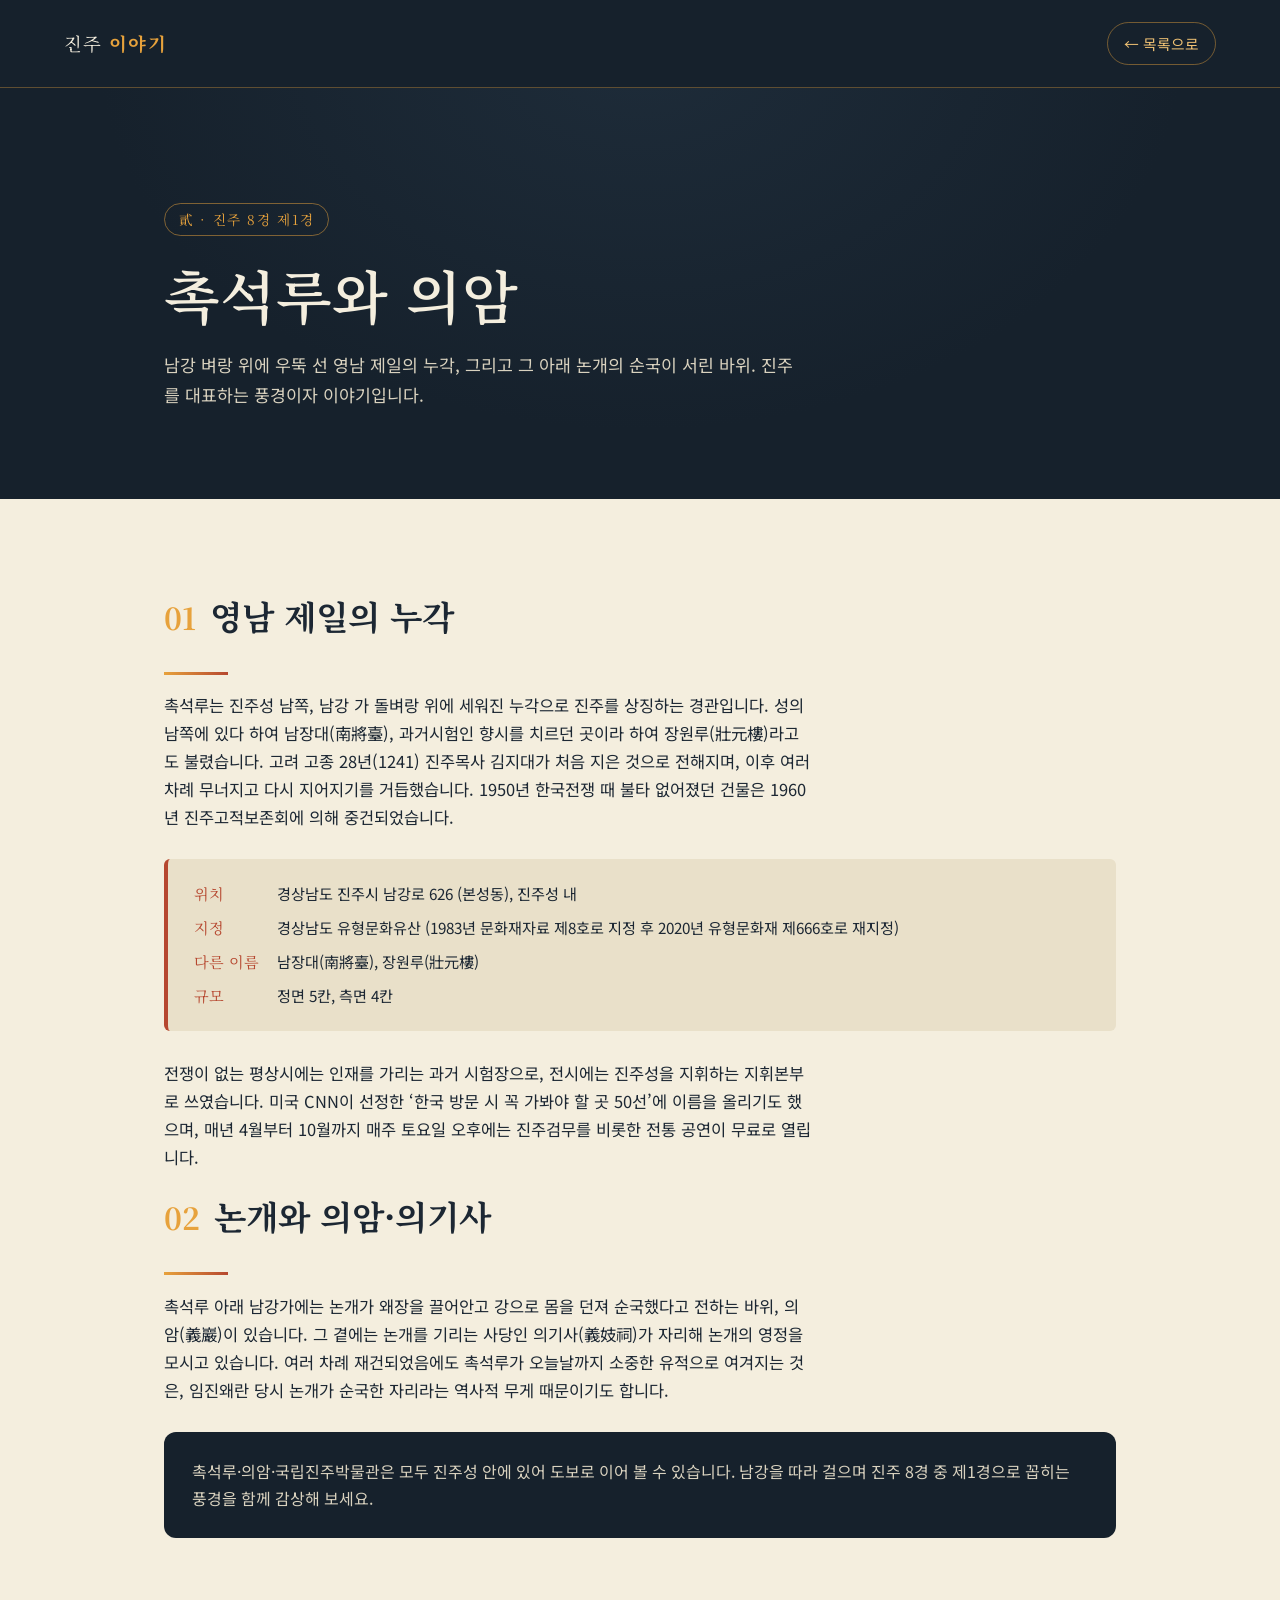
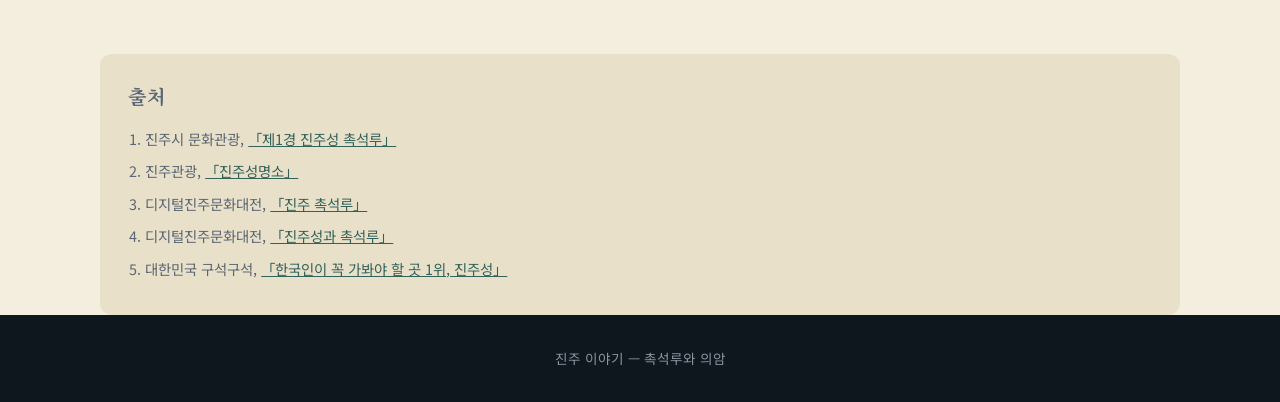
<file: jinju/chokseongnu/index.html>
<!DOCTYPE html>
<html lang="ko">
<head>
<meta charset="UTF-8">
<meta name="viewport" content="width=device-width, initial-scale=1.0">
<title>촉석루와 의암 — 진주 이야기</title>
<link rel="preconnect" href="https://fonts.googleapis.com">
<link href="https://fonts.googleapis.com/css2?family=Noto+Serif+KR:wght@500;600;700&family=Noto+Sans+KR:wght@400;500;700&display=swap" rel="stylesheet">
<link rel="stylesheet" href="../assets/style.css">
</head>
<body>

<nav class="site-nav">
  <a class="brand" href="../index.html">진주 <b>이야기</b></a>
  <a class="back" href="../index.html">← 목록으로</a>
</nav>

<header class="hero">
  <div class="hero-inner">
    <span class="eyebrow">貳 · 진주 8경 제1경</span>
    <h1 class="display">촉석루와 의암</h1>
    <p class="lead">남강 벼랑 위에 우뚝 선 영남 제일의 누각, 그리고 그 아래 논개의 순국이 서린 바위. 진주를 대표하는 풍경이자 이야기입니다.</p>
  </div>
</header>

<section>
  <h2 class="section-title"><span class="num">01</span> 영남 제일의 누각</h2>
  <hr class="divider">
  <p class="body-text">촉석루는 진주성 남쪽, 남강 가 돌벼랑 위에 세워진 누각으로 진주를 상징하는 경관입니다. 성의 남쪽에 있다 하여 남장대(南將臺), 과거시험인 향시를 치르던 곳이라 하여 장원루(壯元樓)라고도 불렸습니다. 고려 고종 28년(1241) 진주목사 김지대가 처음 지은 것으로 전해지며, 이후 여러 차례 무너지고 다시 지어지기를 거듭했습니다. 1950년 한국전쟁 때 불타 없어졌던 건물은 1960년 진주고적보존회에 의해 중건되었습니다.</p>

  <div class="info-box">
    <dl>
      <dt>위치</dt><dd>경상남도 진주시 남강로 626 (본성동), 진주성 내</dd>
      <dt>지정</dt><dd>경상남도 유형문화유산 (1983년 문화재자료 제8호로 지정 후 2020년 유형문화재 제666호로 재지정)</dd>
      <dt>다른 이름</dt><dd>남장대(南將臺), 장원루(壯元樓)</dd>
      <dt>규모</dt><dd>정면 5칸, 측면 4칸</dd>
    </dl>
  </div>

  <p class="body-text">전쟁이 없는 평상시에는 인재를 가리는 과거 시험장으로, 전시에는 진주성을 지휘하는 지휘본부로 쓰였습니다. 미국 CNN이 선정한 &lsquo;한국 방문 시 꼭 가봐야 할 곳 50선&rsquo;에 이름을 올리기도 했으며, 매년 4월부터 10월까지 매주 토요일 오후에는 진주검무를 비롯한 전통 공연이 무료로 열립니다.</p>

  <h2 class="section-title"><span class="num">02</span> 논개와 의암·의기사</h2>
  <hr class="divider">
  <p class="body-text">촉석루 아래 남강가에는 논개가 왜장을 끌어안고 강으로 몸을 던져 순국했다고 전하는 바위, 의암(義巖)이 있습니다. 그 곁에는 논개를 기리는 사당인 의기사(義妓祠)가 자리해 논개의 영정을 모시고 있습니다. 여러 차례 재건되었음에도 촉석루가 오늘날까지 소중한 유적으로 여겨지는 것은, 임진왜란 당시 논개가 순국한 자리라는 역사적 무게 때문이기도 합니다.</p>

  <div class="callout">
    <p>촉석루·의암·국립진주박물관은 모두 진주성 안에 있어 도보로 이어 볼 수 있습니다. 남강을 따라 걸으며 진주 8경 중 제1경으로 꼽히는 풍경을 함께 감상해 보세요.</p>
  </div>
</section>

<section class="sources">
  <h2 class="section-title">출처</h2>
  <ol>
    <li>진주시 문화관광, <a href="https://www.jinju.go.kr/02232/02818/02237.web?amode=view&idx=504" target="_blank" rel="noopener">「제1경 진주성 촉석루」</a></li>
    <li>진주관광, <a href="https://www.jinju.go.kr/02232/02818/02237.web?amode=view&idx=504" target="_blank" rel="noopener">「진주성명소」</a></li>
    <li>디지털진주문화대전, <a href="https://jinju.grandculture.net/jinju/toc/GC00402337" target="_blank" rel="noopener">「진주 촉석루」</a></li>
    <li>디지털진주문화대전, <a href="https://jinju.grandculture.net/jinju/toc/GC00403210" target="_blank" rel="noopener">「진주성과 촉석루」</a></li>
    <li>대한민국 구석구석, <a href="https://korean.visitkorea.or.kr/detail/rem_detail.do?cotid=15aab52d-107e-4a7e-a38b-30fc4e5227a2" target="_blank" rel="noopener">「한국인이 꼭 가봐야 할 곳 1위, 진주성」</a></li>
  </ol>
</section>

<footer>진주 이야기 — 촉석루와 의암</footer>

</body>
</html>
</file>
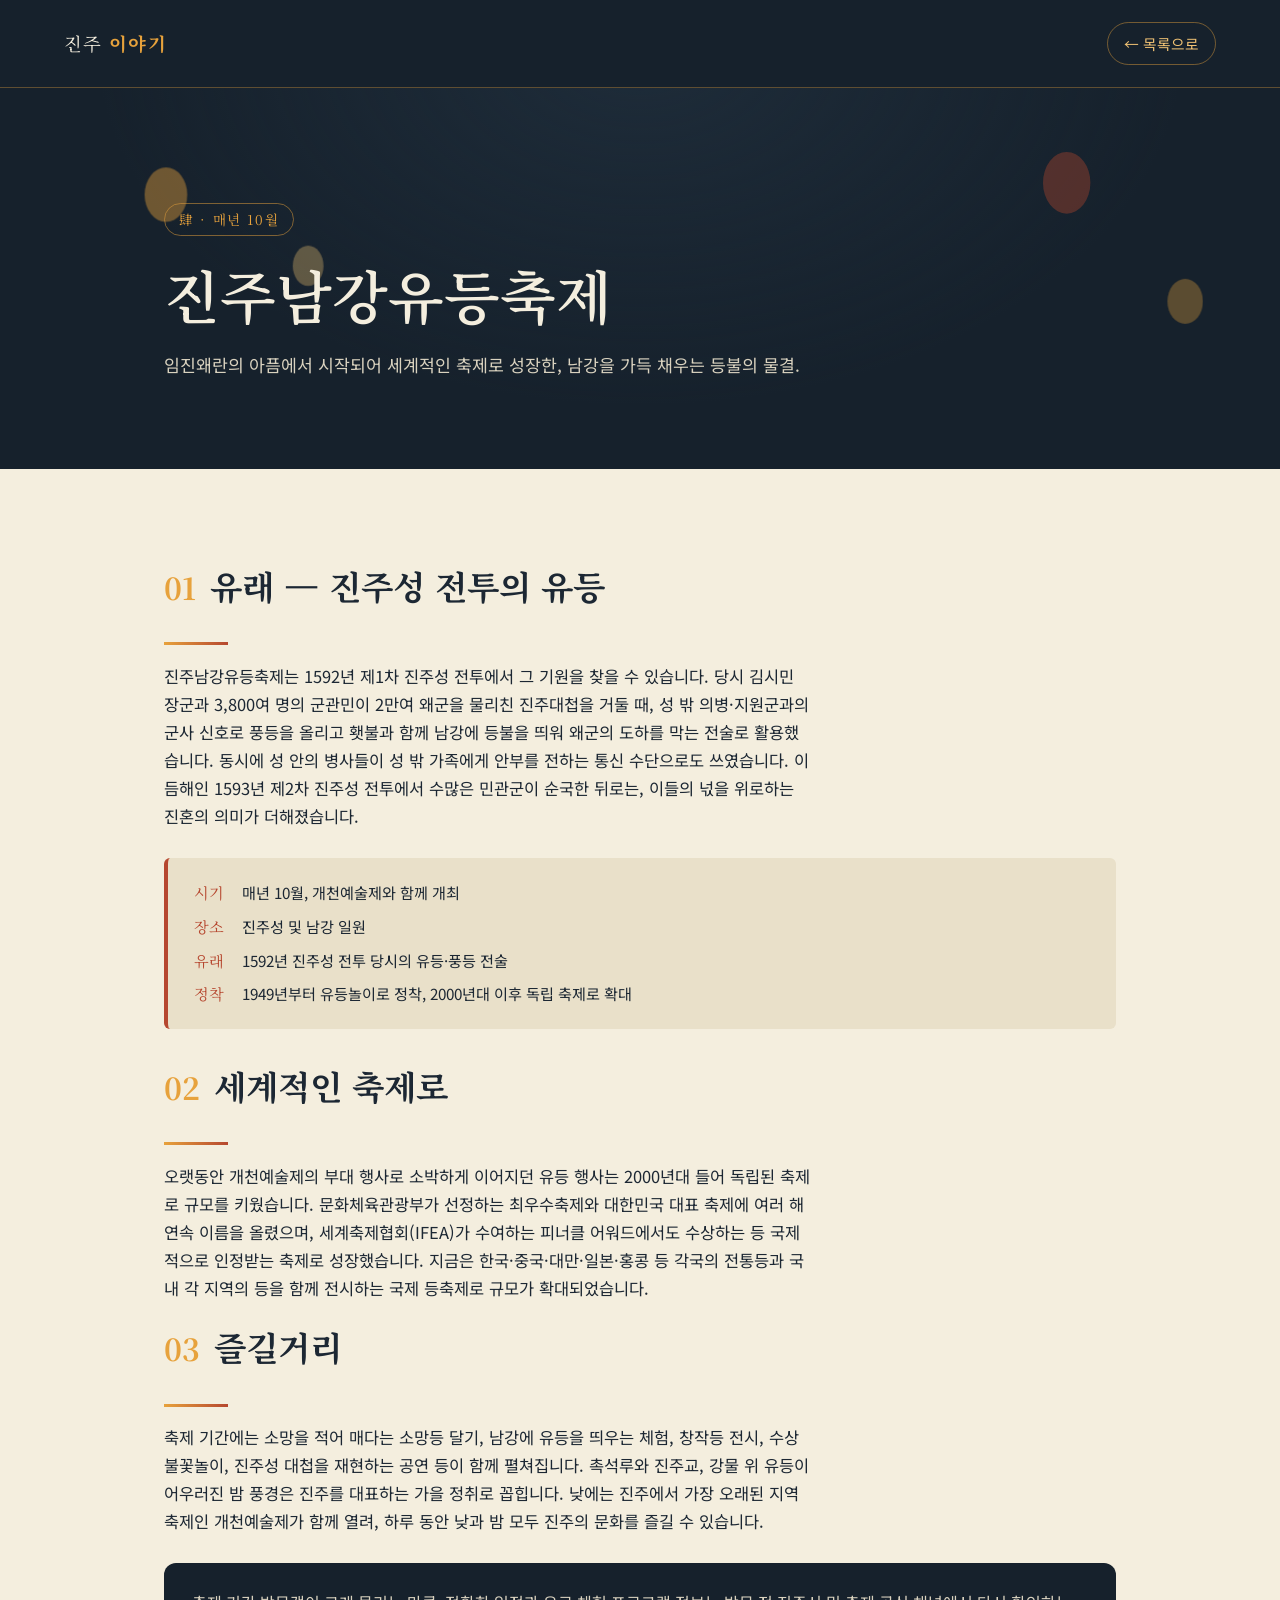
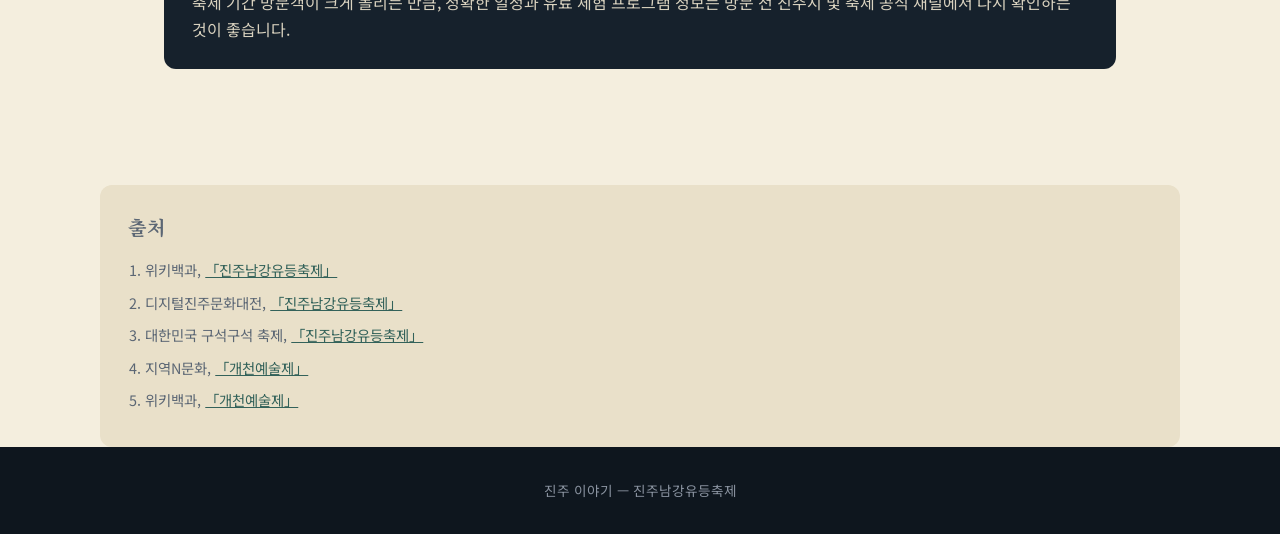
<file: jinju/festival/index.html>
<!DOCTYPE html>
<html lang="ko">
<head>
<meta charset="UTF-8">
<meta name="viewport" content="width=device-width, initial-scale=1.0">
<title>진주남강유등축제 — 진주 이야기</title>
<link rel="preconnect" href="https://fonts.googleapis.com">
<link href="https://fonts.googleapis.com/css2?family=Noto+Serif+KR:wght@500;600;700&family=Noto+Sans+KR:wght@400;500;700&display=swap" rel="stylesheet">
<link rel="stylesheet" href="../assets/style.css">
</head>
<body>

<nav class="site-nav">
  <a class="brand" href="../index.html">진주 <b>이야기</b></a>
  <a class="back" href="../index.html">← 목록으로</a>
</nav>

<header class="hero">
  <svg class="lantern-field" viewBox="0 0 1080 420" preserveAspectRatio="xMidYMid slice" xmlns="http://www.w3.org/2000/svg" aria-hidden="true">
    <g opacity="0.85">
      <ellipse cx="140" cy="90" rx="18" ry="23" fill="#e7a23c" opacity="0.5"/>
      <ellipse cx="260" cy="150" rx="13" ry="17" fill="#f0c274" opacity="0.4"/>
      <ellipse cx="900" cy="80" rx="20" ry="26" fill="#b6472f" opacity="0.45"/>
      <ellipse cx="1000" cy="180" rx="15" ry="19" fill="#e7a23c" opacity="0.4"/>
    </g>
  </svg>
  <div class="hero-inner">
    <span class="eyebrow">肆 · 매년 10월</span>
    <h1 class="display">진주남강유등축제</h1>
    <p class="lead">임진왜란의 아픔에서 시작되어 세계적인 축제로 성장한, 남강을 가득 채우는 등불의 물결.</p>
  </div>
</header>

<section>
  <h2 class="section-title"><span class="num">01</span> 유래 — 진주성 전투의 유등</h2>
  <hr class="divider">
  <p class="body-text">진주남강유등축제는 1592년 제1차 진주성 전투에서 그 기원을 찾을 수 있습니다. 당시 김시민 장군과 3,800여 명의 군관민이 2만여 왜군을 물리친 진주대첩을 거둘 때, 성 밖 의병·지원군과의 군사 신호로 풍등을 올리고 횃불과 함께 남강에 등불을 띄워 왜군의 도하를 막는 전술로 활용했습니다. 동시에 성 안의 병사들이 성 밖 가족에게 안부를 전하는 통신 수단으로도 쓰였습니다. 이듬해인 1593년 제2차 진주성 전투에서 수많은 민관군이 순국한 뒤로는, 이들의 넋을 위로하는 진혼의 의미가 더해졌습니다.</p>

  <div class="info-box">
    <dl>
      <dt>시기</dt><dd>매년 10월, 개천예술제와 함께 개최</dd>
      <dt>장소</dt><dd>진주성 및 남강 일원</dd>
      <dt>유래</dt><dd>1592년 진주성 전투 당시의 유등·풍등 전술</dd>
      <dt>정착</dt><dd>1949년부터 유등놀이로 정착, 2000년대 이후 독립 축제로 확대</dd>
    </dl>
  </div>

  <h2 class="section-title"><span class="num">02</span> 세계적인 축제로</h2>
  <hr class="divider">
  <p class="body-text">오랫동안 개천예술제의 부대 행사로 소박하게 이어지던 유등 행사는 2000년대 들어 독립된 축제로 규모를 키웠습니다. 문화체육관광부가 선정하는 최우수축제와 대한민국 대표 축제에 여러 해 연속 이름을 올렸으며, 세계축제협회(IFEA)가 수여하는 피너클 어워드에서도 수상하는 등 국제적으로 인정받는 축제로 성장했습니다. 지금은 한국·중국·대만·일본·홍콩 등 각국의 전통등과 국내 각 지역의 등을 함께 전시하는 국제 등축제로 규모가 확대되었습니다.</p>

  <h2 class="section-title"><span class="num">03</span> 즐길거리</h2>
  <hr class="divider">
  <p class="body-text">축제 기간에는 소망을 적어 매다는 소망등 달기, 남강에 유등을 띄우는 체험, 창작등 전시, 수상 불꽃놀이, 진주성 대첩을 재현하는 공연 등이 함께 펼쳐집니다. 촉석루와 진주교, 강물 위 유등이 어우러진 밤 풍경은 진주를 대표하는 가을 정취로 꼽힙니다. 낮에는 진주에서 가장 오래된 지역 축제인 개천예술제가 함께 열려, 하루 동안 낮과 밤 모두 진주의 문화를 즐길 수 있습니다.</p>

  <div class="callout">
    <p>축제 기간 방문객이 크게 몰리는 만큼, 정확한 일정과 유료 체험 프로그램 정보는 방문 전 진주시 및 축제 공식 채널에서 다시 확인하는 것이 좋습니다.</p>
  </div>
</section>

<section class="sources">
  <h2 class="section-title">출처</h2>
  <ol>
    <li>위키백과, <a href="https://ko.wikipedia.org/wiki/%EC%A7%84%EC%A3%BC%EB%82%A8%EA%B0%95%EC%9C%A0%EB%93%B1%EC%B6%95%EC%A0%9C" target="_blank" rel="noopener">「진주남강유등축제」</a></li>
    <li>디지털진주문화대전, <a href="https://www.grandculture.net/jinju/toc/GC00402094" target="_blank" rel="noopener">「진주남강유등축제」</a></li>
    <li>대한민국 구석구석 축제, <a href="https://korean.visitkorea.or.kr/kfes/detail/fstvlDetail.do?fstvlCntntsId=aebdd924-73cd-4187-be5e-ba29ccf19c49" target="_blank" rel="noopener">「진주남강유등축제」</a></li>
    <li>지역N문화, <a href="https://ncms.nculture.org/local-festival/story/93" target="_blank" rel="noopener">「개천예술제」</a></li>
    <li>위키백과, <a href="https://ko.wikipedia.org/wiki/%EA%B0%9C%EC%B2%9C%EC%98%88%EC%88%A0%EC%A0%9C" target="_blank" rel="noopener">「개천예술제」</a></li>
  </ol>
</section>

<footer>진주 이야기 — 진주남강유등축제</footer>

</body>
</html>
</file>
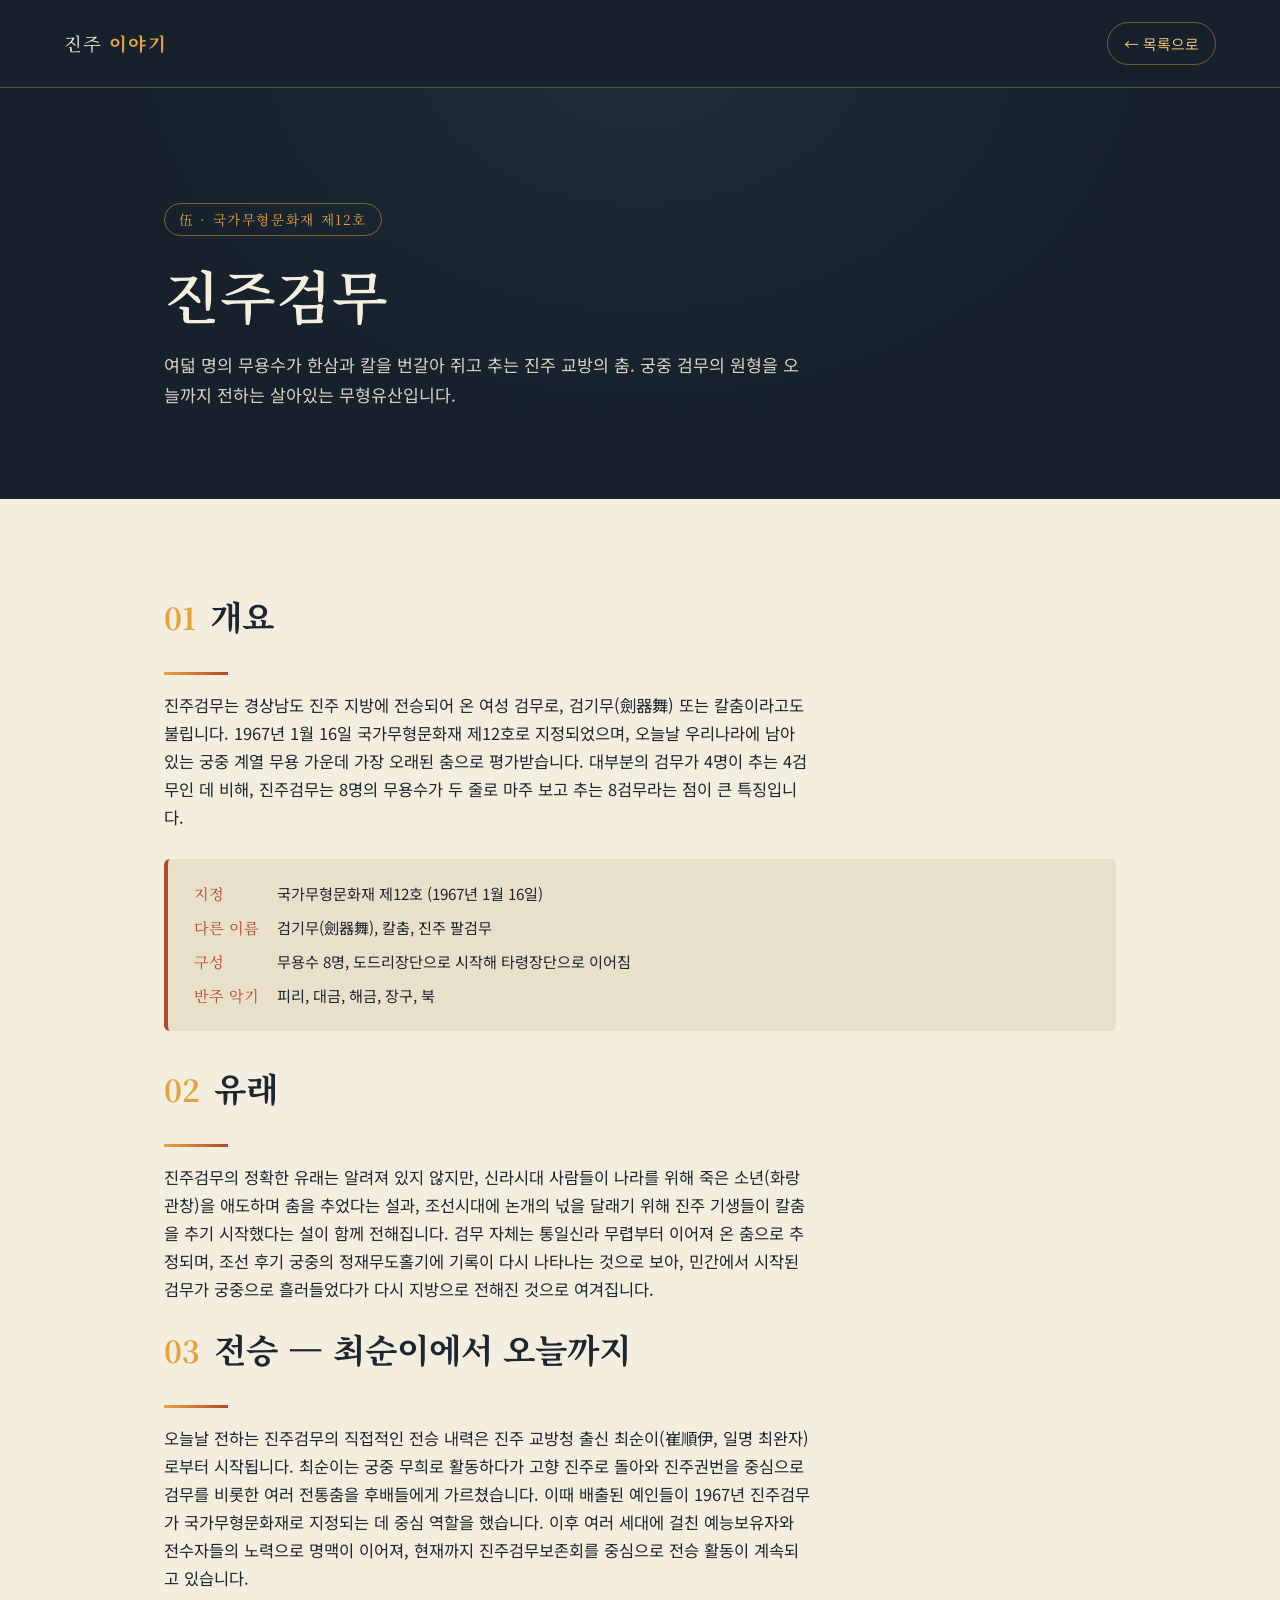
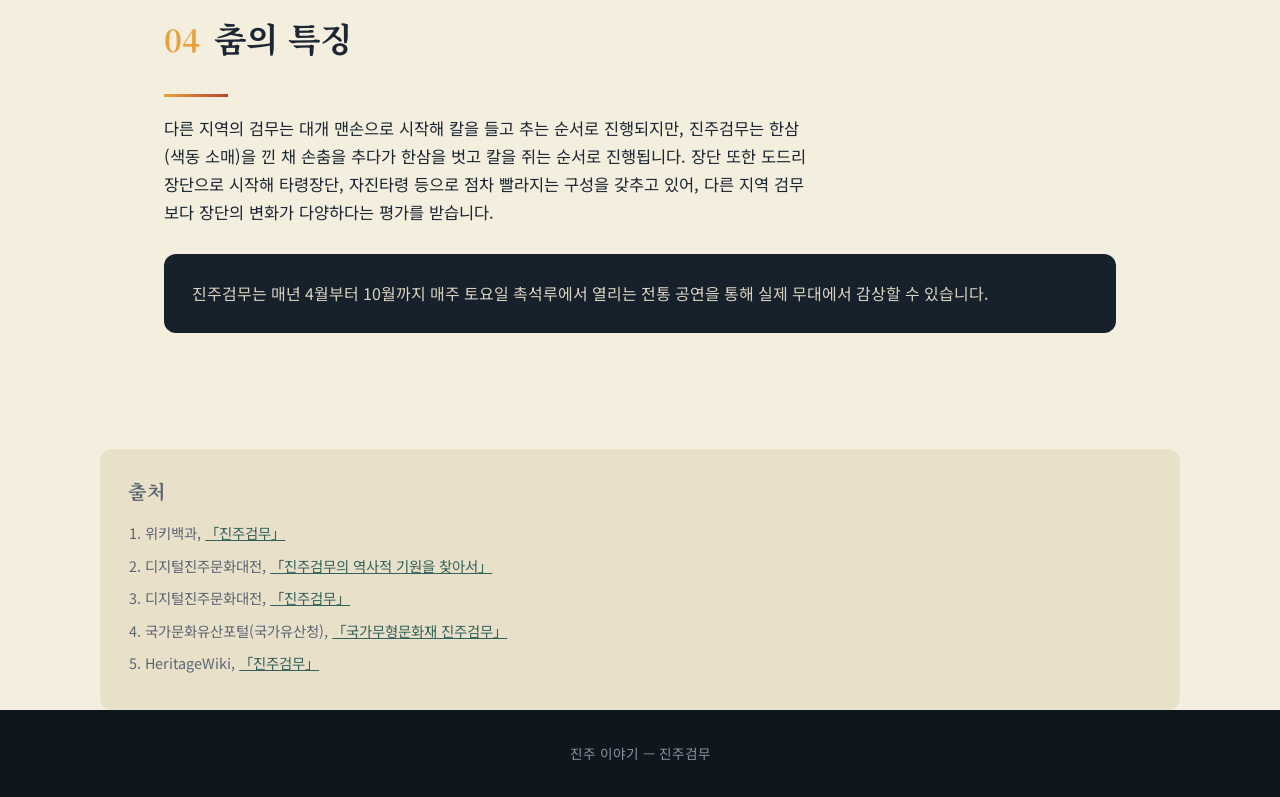
<file: jinju/geommu/index.html>
<!DOCTYPE html>
<html lang="ko">
<head>
<meta charset="UTF-8">
<meta name="viewport" content="width=device-width, initial-scale=1.0">
<title>진주검무 — 진주 이야기</title>
<link rel="preconnect" href="https://fonts.googleapis.com">
<link href="https://fonts.googleapis.com/css2?family=Noto+Serif+KR:wght@500;600;700&family=Noto+Sans+KR:wght@400;500;700&display=swap" rel="stylesheet">
<link rel="stylesheet" href="../assets/style.css">
</head>
<body>

<nav class="site-nav">
  <a class="brand" href="../index.html">진주 <b>이야기</b></a>
  <a class="back" href="../index.html">← 목록으로</a>
</nav>

<header class="hero">
  <div class="hero-inner">
    <span class="eyebrow">伍 · 국가무형문화재 제12호</span>
    <h1 class="display">진주검무</h1>
    <p class="lead">여덟 명의 무용수가 한삼과 칼을 번갈아 쥐고 추는 진주 교방의 춤. 궁중 검무의 원형을 오늘까지 전하는 살아있는 무형유산입니다.</p>
  </div>
</header>

<section>
  <h2 class="section-title"><span class="num">01</span> 개요</h2>
  <hr class="divider">
  <p class="body-text">진주검무는 경상남도 진주 지방에 전승되어 온 여성 검무로, 검기무(劍器舞) 또는 칼춤이라고도 불립니다. 1967년 1월 16일 국가무형문화재 제12호로 지정되었으며, 오늘날 우리나라에 남아 있는 궁중 계열 무용 가운데 가장 오래된 춤으로 평가받습니다. 대부분의 검무가 4명이 추는 4검무인 데 비해, 진주검무는 8명의 무용수가 두 줄로 마주 보고 추는 8검무라는 점이 큰 특징입니다.</p>

  <div class="info-box">
    <dl>
      <dt>지정</dt><dd>국가무형문화재 제12호 (1967년 1월 16일)</dd>
      <dt>다른 이름</dt><dd>검기무(劍器舞), 칼춤, 진주 팔검무</dd>
      <dt>구성</dt><dd>무용수 8명, 도드리장단으로 시작해 타령장단으로 이어짐</dd>
      <dt>반주 악기</dt><dd>피리, 대금, 해금, 장구, 북</dd>
    </dl>
  </div>

  <h2 class="section-title"><span class="num">02</span> 유래</h2>
  <hr class="divider">
  <p class="body-text">진주검무의 정확한 유래는 알려져 있지 않지만, 신라시대 사람들이 나라를 위해 죽은 소년(화랑 관창)을 애도하며 춤을 추었다는 설과, 조선시대에 논개의 넋을 달래기 위해 진주 기생들이 칼춤을 추기 시작했다는 설이 함께 전해집니다. 검무 자체는 통일신라 무렵부터 이어져 온 춤으로 추정되며, 조선 후기 궁중의 정재무도홀기에 기록이 다시 나타나는 것으로 보아, 민간에서 시작된 검무가 궁중으로 흘러들었다가 다시 지방으로 전해진 것으로 여겨집니다.</p>

  <h2 class="section-title"><span class="num">03</span> 전승 — 최순이에서 오늘까지</h2>
  <hr class="divider">
  <p class="body-text">오늘날 전하는 진주검무의 직접적인 전승 내력은 진주 교방청 출신 최순이(崔順伊, 일명 최완자)로부터 시작됩니다. 최순이는 궁중 무희로 활동하다가 고향 진주로 돌아와 진주권번을 중심으로 검무를 비롯한 여러 전통춤을 후배들에게 가르쳤습니다. 이때 배출된 예인들이 1967년 진주검무가 국가무형문화재로 지정되는 데 중심 역할을 했습니다. 이후 여러 세대에 걸친 예능보유자와 전수자들의 노력으로 명맥이 이어져, 현재까지 진주검무보존회를 중심으로 전승 활동이 계속되고 있습니다.</p>

  <h2 class="section-title"><span class="num">04</span> 춤의 특징</h2>
  <hr class="divider">
  <p class="body-text">다른 지역의 검무는 대개 맨손으로 시작해 칼을 들고 추는 순서로 진행되지만, 진주검무는 한삼(색동 소매)을 낀 채 손춤을 추다가 한삼을 벗고 칼을 쥐는 순서로 진행됩니다. 장단 또한 도드리장단으로 시작해 타령장단, 자진타령 등으로 점차 빨라지는 구성을 갖추고 있어, 다른 지역 검무보다 장단의 변화가 다양하다는 평가를 받습니다.</p>

  <div class="callout">
    <p>진주검무는 매년 4월부터 10월까지 매주 토요일 촉석루에서 열리는 전통 공연을 통해 실제 무대에서 감상할 수 있습니다.</p>
  </div>
</section>

<section class="sources">
  <h2 class="section-title">출처</h2>
  <ol>
    <li>위키백과, <a href="https://ko.wikipedia.org/wiki/%EC%A7%84%EC%A3%BC%EA%B2%80%EB%AC%B4" target="_blank" rel="noopener">「진주검무」</a></li>
    <li>디지털진주문화대전, <a href="https://jinju.grandculture.net/jinju/toc/GC00403202" target="_blank" rel="noopener">「진주검무의 역사적 기원을 찾아서」</a></li>
    <li>디지털진주문화대전, <a href="https://jinju.grandculture.net/jinju/toc/GC00402049" target="_blank" rel="noopener">「진주검무」</a></li>
    <li>국가문화유산포털(국가유산청), <a href="http://www.heritage.go.kr/heri/cul/culSelectDetail.do?ccbaCpno=1273800120000" target="_blank" rel="noopener">「국가무형문화재 진주검무」</a></li>
    <li>HeritageWiki, <a href="https://dh.aks.ac.kr/~heritage/wiki/index.php/%EC%A7%84%EC%A3%BC%EA%B2%80%EB%AC%B4" target="_blank" rel="noopener">「진주검무」</a></li>
  </ol>
</section>

<footer>진주 이야기 — 진주검무</footer>

</body>
</html>
</file>
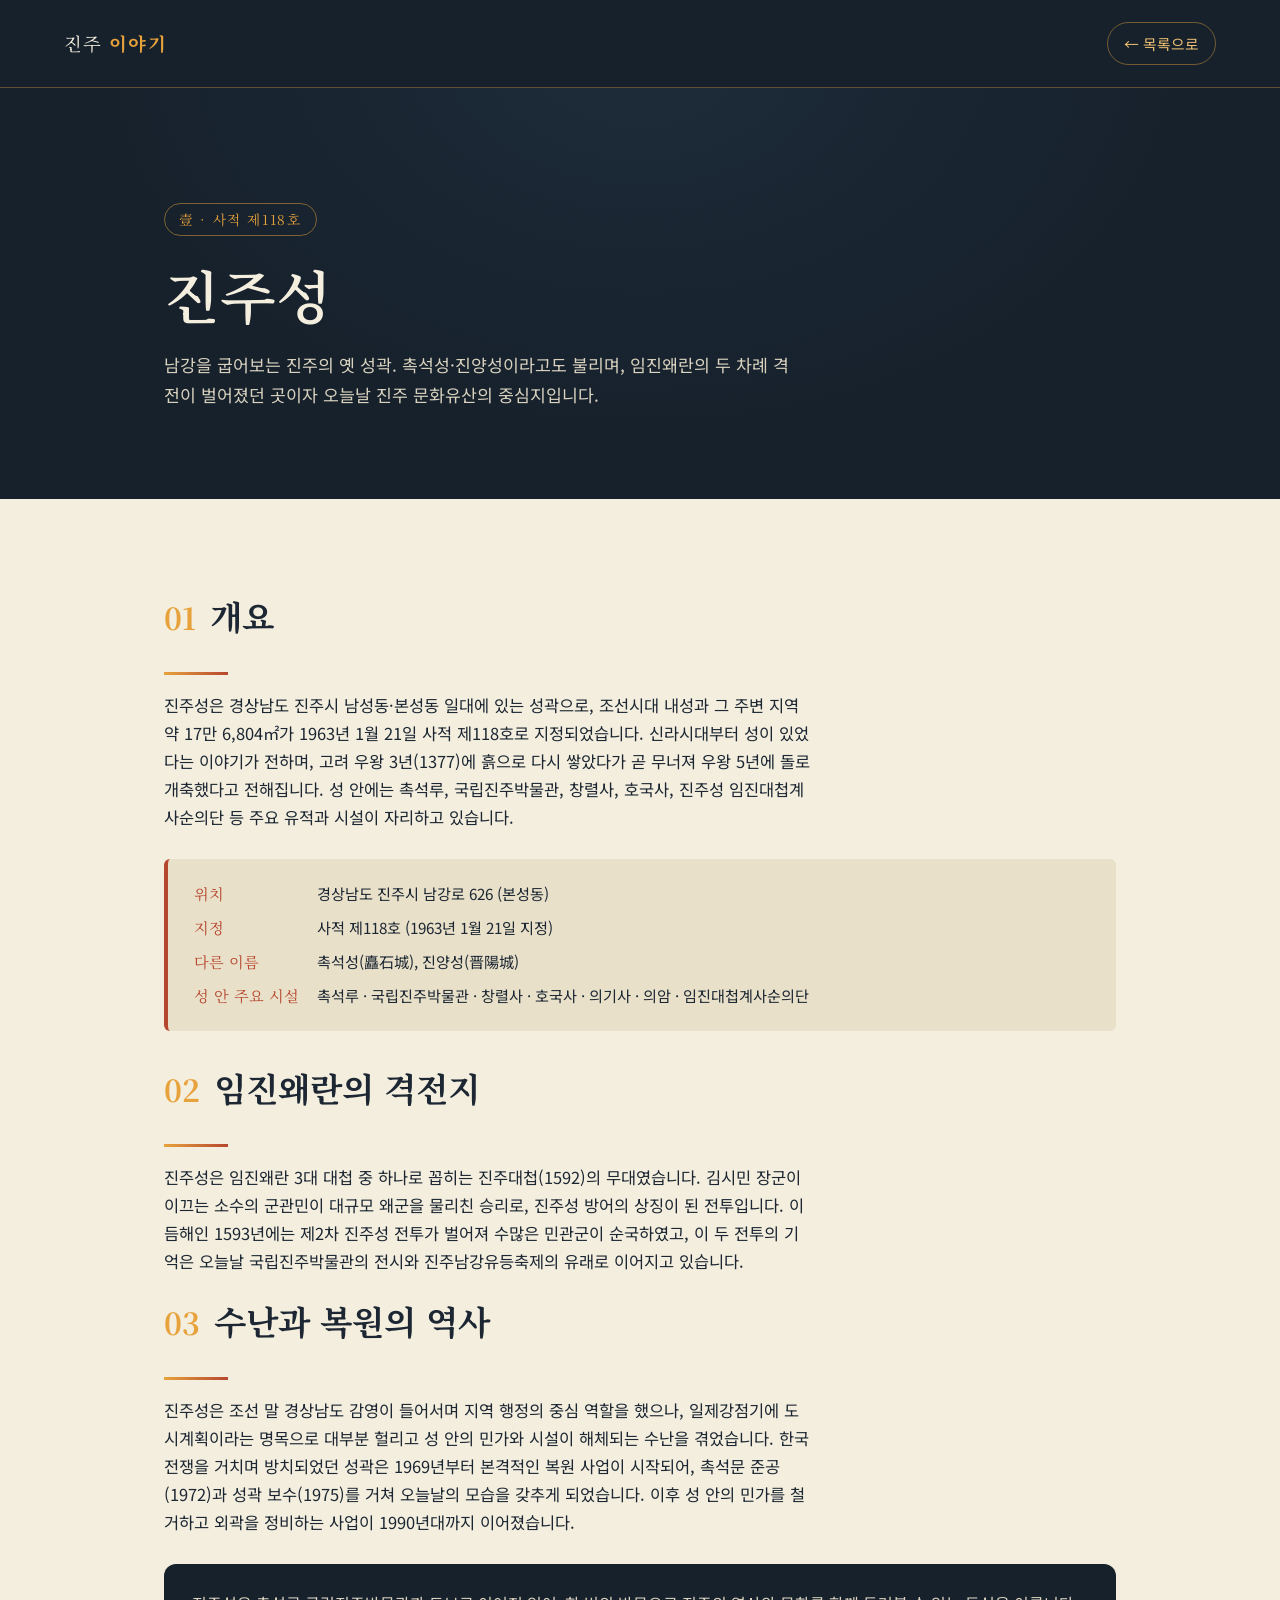
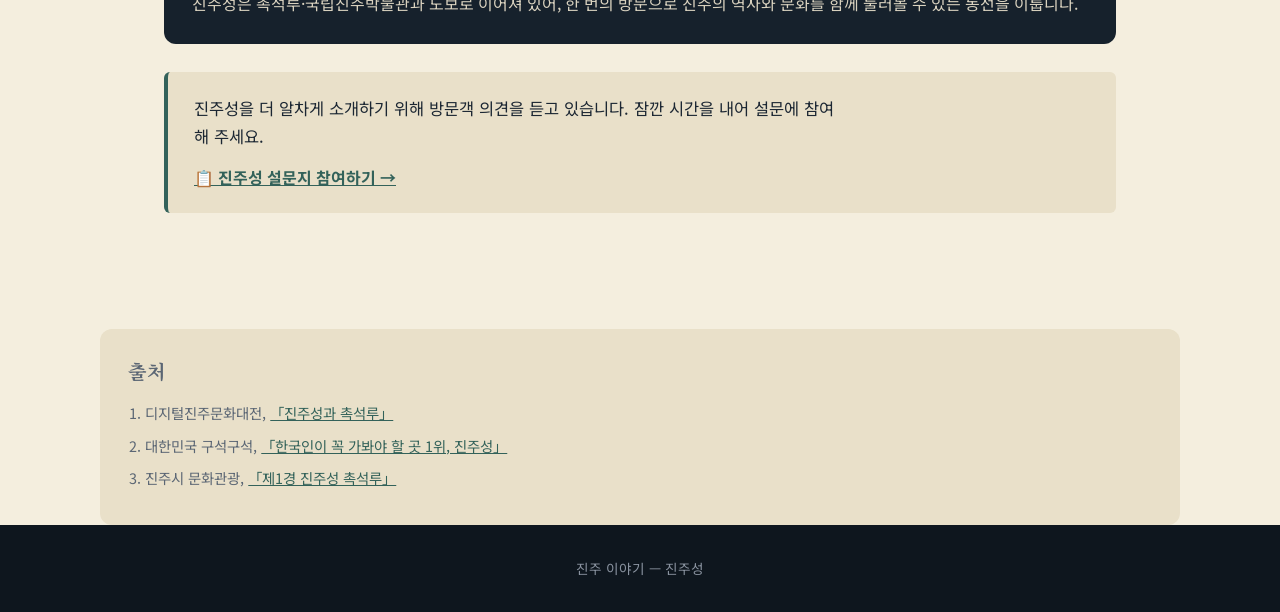
<file: jinju/jinjuseong/index.html>
<!DOCTYPE html>
<html lang="ko">
<head>
<meta charset="UTF-8">
<meta name="viewport" content="width=device-width, initial-scale=1.0">
<title>진주성 — 진주 이야기</title>
<link rel="preconnect" href="https://fonts.googleapis.com">
<link href="https://fonts.googleapis.com/css2?family=Noto+Serif+KR:wght@500;600;700&family=Noto+Sans+KR:wght@400;500;700&display=swap" rel="stylesheet">
<link rel="stylesheet" href="../assets/style.css">
</head>
<body>

<nav class="site-nav">
  <a class="brand" href="../index.html">진주 <b>이야기</b></a>
  <a class="back" href="../index.html">← 목록으로</a>
</nav>

<header class="hero">
  <div class="hero-inner">
    <span class="eyebrow">壹 · 사적 제118호</span>
    <h1 class="display">진주성</h1>
    <p class="lead">남강을 굽어보는 진주의 옛 성곽. 촉석성·진양성이라고도 불리며, 임진왜란의 두 차례 격전이 벌어졌던 곳이자 오늘날 진주 문화유산의 중심지입니다.</p>
  </div>
</header>

<section>
  <h2 class="section-title"><span class="num">01</span> 개요</h2>
  <hr class="divider">
  <p class="body-text">진주성은 경상남도 진주시 남성동·본성동 일대에 있는 성곽으로, 조선시대 내성과 그 주변 지역 약 17만 6,804㎡가 1963년 1월 21일 사적 제118호로 지정되었습니다. 신라시대부터 성이 있었다는 이야기가 전하며, 고려 우왕 3년(1377)에 흙으로 다시 쌓았다가 곧 무너져 우왕 5년에 돌로 개축했다고 전해집니다. 성 안에는 촉석루, 국립진주박물관, 창렬사, 호국사, 진주성 임진대첩계사순의단 등 주요 유적과 시설이 자리하고 있습니다.</p>

  <div class="info-box">
    <dl>
      <dt>위치</dt><dd>경상남도 진주시 남강로 626 (본성동)</dd>
      <dt>지정</dt><dd>사적 제118호 (1963년 1월 21일 지정)</dd>
      <dt>다른 이름</dt><dd>촉석성(矗石城), 진양성(晋陽城)</dd>
      <dt>성 안 주요 시설</dt><dd>촉석루 · 국립진주박물관 · 창렬사 · 호국사 · 의기사 · 의암 · 임진대첩계사순의단</dd>
    </dl>
  </div>

  <h2 class="section-title"><span class="num">02</span> 임진왜란의 격전지</h2>
  <hr class="divider">
  <p class="body-text">진주성은 임진왜란 3대 대첩 중 하나로 꼽히는 진주대첩(1592)의 무대였습니다. 김시민 장군이 이끄는 소수의 군관민이 대규모 왜군을 물리친 승리로, 진주성 방어의 상징이 된 전투입니다. 이듬해인 1593년에는 제2차 진주성 전투가 벌어져 수많은 민관군이 순국하였고, 이 두 전투의 기억은 오늘날 국립진주박물관의 전시와 진주남강유등축제의 유래로 이어지고 있습니다.</p>

  <h2 class="section-title"><span class="num">03</span> 수난과 복원의 역사</h2>
  <hr class="divider">
  <p class="body-text">진주성은 조선 말 경상남도 감영이 들어서며 지역 행정의 중심 역할을 했으나, 일제강점기에 도시계획이라는 명목으로 대부분 헐리고 성 안의 민가와 시설이 해체되는 수난을 겪었습니다. 한국전쟁을 거치며 방치되었던 성곽은 1969년부터 본격적인 복원 사업이 시작되어, 촉석문 준공(1972)과 성곽 보수(1975)를 거쳐 오늘날의 모습을 갖추게 되었습니다. 이후 성 안의 민가를 철거하고 외곽을 정비하는 사업이 1990년대까지 이어졌습니다.</p>

  <div class="callout">
    <p>진주성은 촉석루·국립진주박물관과 도보로 이어져 있어, 한 번의 방문으로 진주의 역사와 문화를 함께 둘러볼 수 있는 동선을 이룹니다.</p>
  </div>

  <div class="info-box" style="border-left-color:var(--jade);">
    <p class="body-text" style="margin:0 0 14px;">진주성을 더 알차게 소개하기 위해 방문객 의견을 듣고 있습니다. 잠깐 시간을 내어 설문에 참여해 주세요.</p>
    <p style="margin:0;"><a href="https://forms.gle/5aEgXqr2mCNnkEf8A" target="_blank" rel="noopener" style="color:var(--jade); font-weight:700; text-decoration:underline;">📋 진주성 설문지 참여하기 →</a></p>
  </div>
</section>

<section class="sources">
  <h2 class="section-title">출처</h2>
  <ol>
    <li>디지털진주문화대전, <a href="https://jinju.grandculture.net/jinju/toc/GC00403210" target="_blank" rel="noopener">「진주성과 촉석루」</a></li>
    <li>대한민국 구석구석, <a href="https://korean.visitkorea.or.kr/detail/rem_detail.do?cotid=15aab52d-107e-4a7e-a38b-30fc4e5227a2" target="_blank" rel="noopener">「한국인이 꼭 가봐야 할 곳 1위, 진주성」</a></li>
    <li>진주시 문화관광, <a href="https://www.jinju.go.kr/02232/02818/02237.web?amode=view&idx=504" target="_blank" rel="noopener">「제1경 진주성 촉석루」</a></li>
  </ol>
</section>

<footer>진주 이야기 — 진주성</footer>

</body>
</html>
</file>
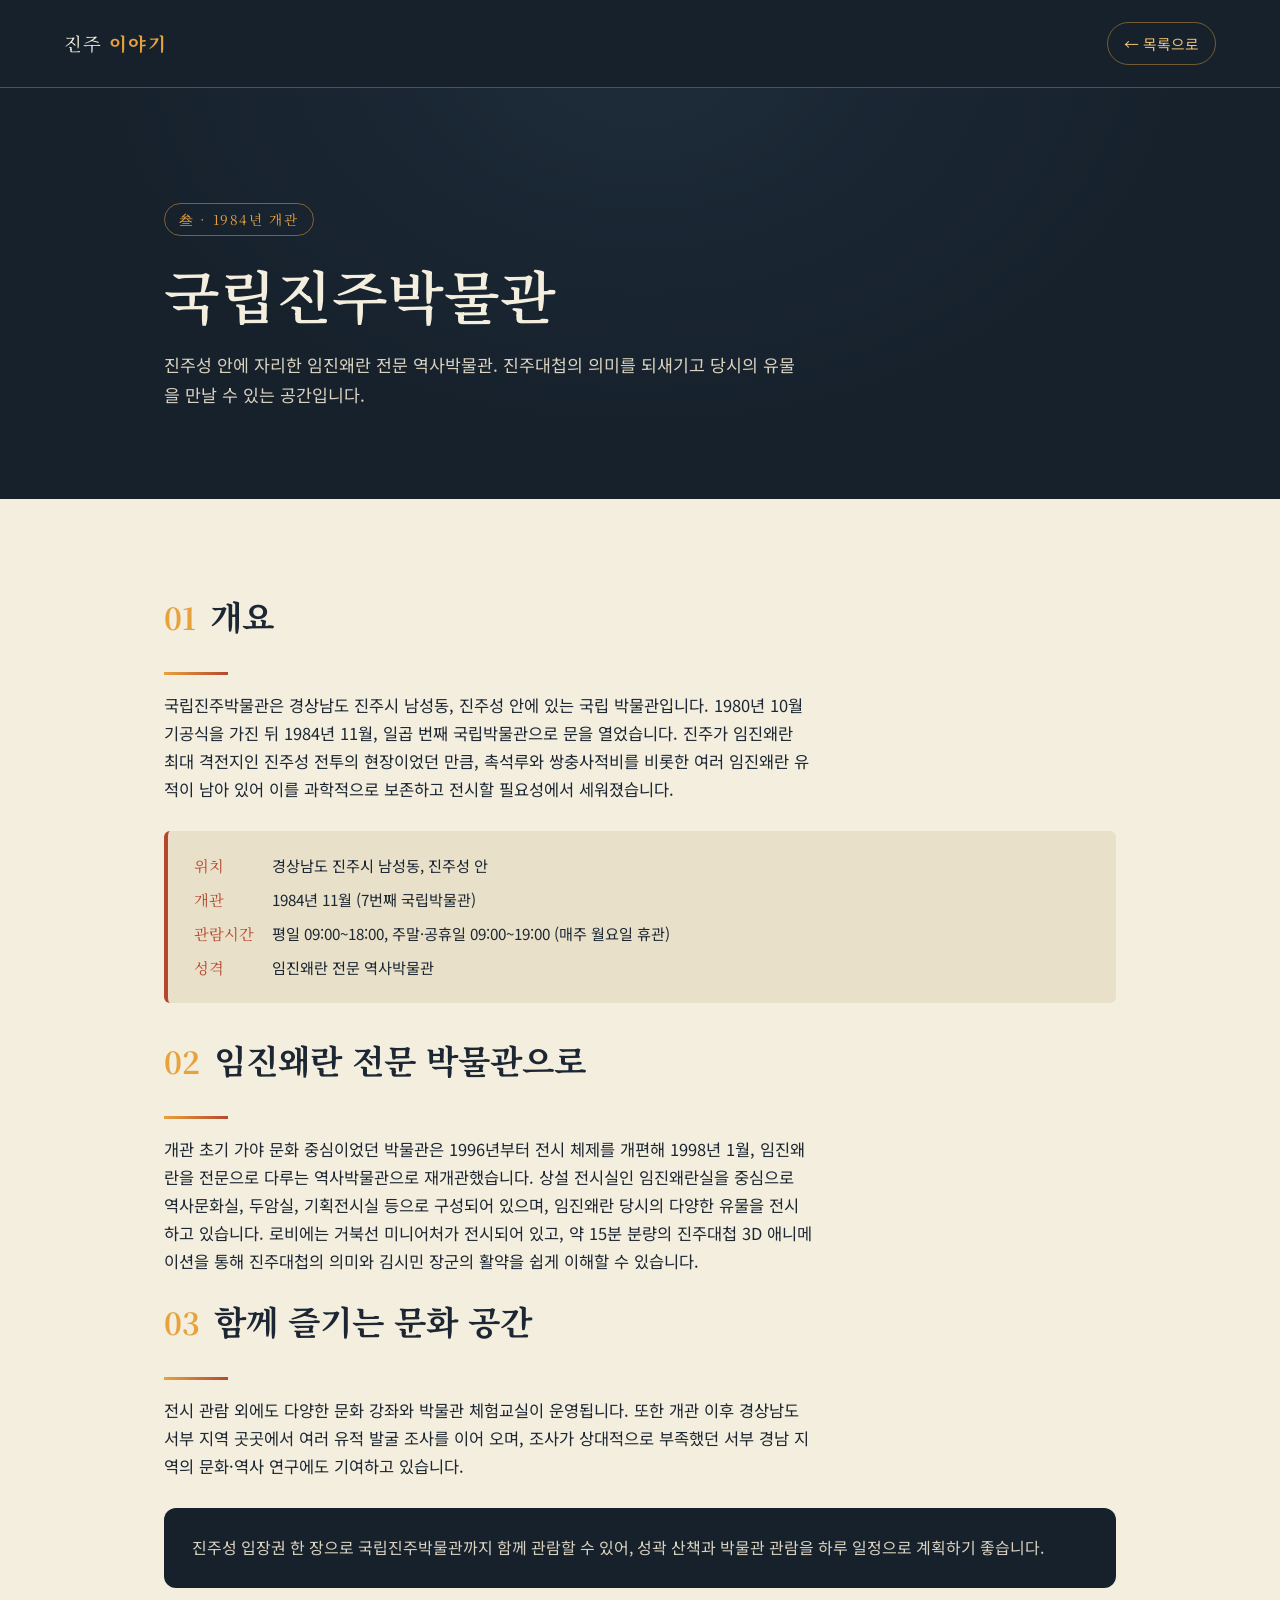
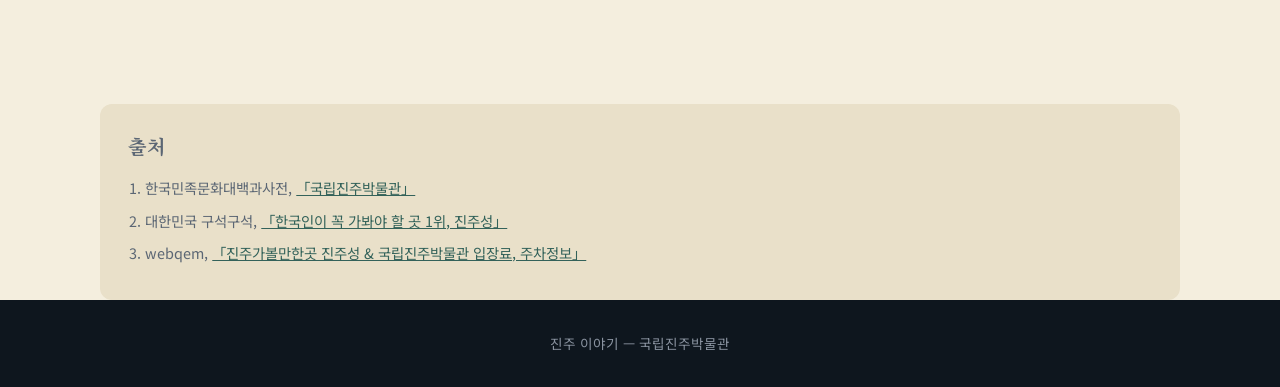
<file: jinju/museum/index.html>
<!DOCTYPE html>
<html lang="ko">
<head>
<meta charset="UTF-8">
<meta name="viewport" content="width=device-width, initial-scale=1.0">
<title>국립진주박물관 — 진주 이야기</title>
<link rel="preconnect" href="https://fonts.googleapis.com">
<link href="https://fonts.googleapis.com/css2?family=Noto+Serif+KR:wght@500;600;700&family=Noto+Sans+KR:wght@400;500;700&display=swap" rel="stylesheet">
<link rel="stylesheet" href="../assets/style.css">
</head>
<body>

<nav class="site-nav">
  <a class="brand" href="../index.html">진주 <b>이야기</b></a>
  <a class="back" href="../index.html">← 목록으로</a>
</nav>

<header class="hero">
  <div class="hero-inner">
    <span class="eyebrow">叁 · 1984년 개관</span>
    <h1 class="display">국립진주박물관</h1>
    <p class="lead">진주성 안에 자리한 임진왜란 전문 역사박물관. 진주대첩의 의미를 되새기고 당시의 유물을 만날 수 있는 공간입니다.</p>
  </div>
</header>

<section>
  <h2 class="section-title"><span class="num">01</span> 개요</h2>
  <hr class="divider">
  <p class="body-text">국립진주박물관은 경상남도 진주시 남성동, 진주성 안에 있는 국립 박물관입니다. 1980년 10월 기공식을 가진 뒤 1984년 11월, 일곱 번째 국립박물관으로 문을 열었습니다. 진주가 임진왜란 최대 격전지인 진주성 전투의 현장이었던 만큼, 촉석루와 쌍충사적비를 비롯한 여러 임진왜란 유적이 남아 있어 이를 과학적으로 보존하고 전시할 필요성에서 세워졌습니다.</p>

  <div class="info-box">
    <dl>
      <dt>위치</dt><dd>경상남도 진주시 남성동, 진주성 안</dd>
      <dt>개관</dt><dd>1984년 11월 (7번째 국립박물관)</dd>
      <dt>관람시간</dt><dd>평일 09:00~18:00, 주말·공휴일 09:00~19:00 (매주 월요일 휴관)</dd>
      <dt>성격</dt><dd>임진왜란 전문 역사박물관</dd>
    </dl>
  </div>

  <h2 class="section-title"><span class="num">02</span> 임진왜란 전문 박물관으로</h2>
  <hr class="divider">
  <p class="body-text">개관 초기 가야 문화 중심이었던 박물관은 1996년부터 전시 체제를 개편해 1998년 1월, 임진왜란을 전문으로 다루는 역사박물관으로 재개관했습니다. 상설 전시실인 임진왜란실을 중심으로 역사문화실, 두암실, 기획전시실 등으로 구성되어 있으며, 임진왜란 당시의 다양한 유물을 전시하고 있습니다. 로비에는 거북선 미니어처가 전시되어 있고, 약 15분 분량의 진주대첩 3D 애니메이션을 통해 진주대첩의 의미와 김시민 장군의 활약을 쉽게 이해할 수 있습니다.</p>

  <h2 class="section-title"><span class="num">03</span> 함께 즐기는 문화 공간</h2>
  <hr class="divider">
  <p class="body-text">전시 관람 외에도 다양한 문화 강좌와 박물관 체험교실이 운영됩니다. 또한 개관 이후 경상남도 서부 지역 곳곳에서 여러 유적 발굴 조사를 이어 오며, 조사가 상대적으로 부족했던 서부 경남 지역의 문화·역사 연구에도 기여하고 있습니다.</p>

  <div class="callout">
    <p>진주성 입장권 한 장으로 국립진주박물관까지 함께 관람할 수 있어, 성곽 산책과 박물관 관람을 하루 일정으로 계획하기 좋습니다.</p>
  </div>
</section>

<section class="sources">
  <h2 class="section-title">출처</h2>
  <ol>
    <li>한국민족문화대백과사전, <a href="https://encykorea.aks.ac.kr/Article/E0006252" target="_blank" rel="noopener">「국립진주박물관」</a></li>
    <li>대한민국 구석구석, <a href="https://korean.visitkorea.or.kr/detail/rem_detail.do?cotid=15aab52d-107e-4a7e-a38b-30fc4e5227a2" target="_blank" rel="noopener">「한국인이 꼭 가봐야 할 곳 1위, 진주성」</a></li>
    <li>webqem, <a href="https://webqem.kr/%EC%A7%84%EC%A3%BC%EA%B0%80%EB%B3%BC%EB%A7%8C%ED%95%9C%EA%B3%B3-%EC%A7%84%EC%A3%BC%EC%84%B1-%EA%B5%AD%EB%A6%BD%EC%A7%84%EC%A3%BC%EB%B0%95%EB%AC%BC%EA%B4%80-%EC%9E%85%EC%9E%A5%EB%A3%8C-%EC%A3%BC/" target="_blank" rel="noopener">「진주가볼만한곳 진주성 &amp; 국립진주박물관 입장료, 주차정보」</a></li>
  </ol>
</section>

<footer>진주 이야기 — 국립진주박물관</footer>

</body>
</html>
</file>
<file: jinju/assets/style.css>
/* ===========================================================
   진주(晉州) 문화유적 안내 — 공통 스타일
   컨셉: 남강(南江)의 밤빛 위에 떠오르는 유등(流燈)
   =========================================================== */

:root{
  --night:      #16212c;   /* 남강의 밤 — 배경 */
  --night-deep: #0e161e;
  --paper:      #f4eede;   /* 한지빛 — 밝은 배경/카드 */
  --paper-dim:  #e9e0c9;
  --lantern:    #e7a23c;   /* 유등의 금빛 — 주요 강조색 */
  --lantern-soft:#f0c274;
  --ember:      #b6472f;   /* 단청 다홍 — 두 번째 강조색 */
  --jade:       #33625a;   /* 남강 물빛 — 세 번째 강조색 */
  --ink:        #1c2733;   /* 본문 글자(밝은 배경 위) */
  --ink-soft:   #5b6674;
  --line:       rgba(231,162,60,0.28);

  --serif: "Noto Serif KR", "Nanum Myeongjo", serif;
  --sans:  "Noto Sans KR", "Pretendard", -apple-system, sans-serif;
}

*{box-sizing:border-box;}
html{scroll-behavior:smooth;}
body{
  margin:0;
  background:var(--paper);
  color:var(--ink);
  font-family:var(--sans);
  line-height:1.7;
  -webkit-font-smoothing:antialiased;
}

a{color:inherit;}

/* ---------- 상단 내비게이션 ---------- */
.site-nav{
  display:flex;
  align-items:center;
  justify-content:space-between;
  padding:22px clamp(20px,5vw,64px);
  background:var(--night);
  color:var(--paper);
  border-bottom:1px solid rgba(231,162,60,0.35);
}
.site-nav .brand{
  font-family:var(--serif);
  font-size:1.15rem;
  letter-spacing:0.06em;
  text-decoration:none;
  color:var(--paper);
}
.site-nav .brand b{color:var(--lantern);}
.site-nav a.back{
  font-size:0.92rem;
  color:var(--lantern-soft);
  text-decoration:none;
  border:1px solid rgba(231,162,60,0.45);
  padding:8px 16px;
  border-radius:999px;
  transition:background .2s ease;
}
.site-nav a.back:hover{background:rgba(231,162,60,0.15);}

/* ---------- 히어로(공통) ---------- */
.hero{
  position:relative;
  background:radial-gradient(ellipse at 50% -10%, #23334299, transparent 60%), var(--night);
  color:var(--paper);
  overflow:hidden;
}
.hero-inner{
  max-width:1080px;
  margin:0 auto;
  padding:clamp(64px,9vw,120px) clamp(20px,5vw,64px) clamp(56px,7vw,96px);
  position:relative;
  z-index:2;
}
.eyebrow{
  display:inline-block;
  font-family:var(--serif);
  color:var(--lantern);
  border:1px solid rgba(231,162,60,0.5);
  padding:4px 14px;
  border-radius:999px;
  font-size:0.85rem;
  letter-spacing:0.12em;
  margin-bottom:22px;
}
h1.display{
  font-family:var(--serif);
  font-weight:600;
  font-size:clamp(2.3rem,5.2vw,3.6rem);
  line-height:1.25;
  margin:0 0 20px;
}
.hero p.lead{
  max-width:640px;
  font-size:1.08rem;
  color:#d9d2bf;
  margin:0;
}

/* 유등 SVG 장식 */
.lantern-field{position:absolute; inset:0; z-index:1; pointer-events:none;}

/* ---------- 히어로 배경 사진 ---------- */
.hero.has-photo{background:var(--night);}
.hero-photo{position:absolute; inset:0; z-index:0; overflow:hidden;}
.hero-photo img{
  width:100%; height:100%; object-fit:cover;
  filter:brightness(0.5) saturate(1.05);
  transform:scale(1.02);
}
.hero-photo::after{
  content:"";
  position:absolute; inset:0;
  background:
    linear-gradient(180deg, rgba(14,22,30,0.35) 0%, rgba(14,22,30,0.65) 55%, var(--night) 96%),
    linear-gradient(90deg, rgba(14,22,30,0.55) 0%, rgba(14,22,30,0.05) 55%);
}
.photo-credit{
  position:relative; z-index:2;
  font-size:0.72rem;
  color:#a9a291;
  margin-top:18px;
}
.photo-credit a{color:#c9bd98; text-decoration:underline;}

/* 카드 썸네일 사진 */
.card .thumb-wrap{
  display:block;
  aspect-ratio:4/3;
  border-radius:10px;
  overflow:hidden;
  margin-bottom:18px;
  background:#0e161e;
  position:relative;
}
.card .thumb-wrap img{
  width:100%; height:100%; object-fit:cover;
  transition:transform .35s ease;
}
.card:hover .thumb-wrap img{transform:scale(1.06);}
.card .thumb-wrap::after{
  content:"";
  position:absolute; inset:0;
  background:linear-gradient(180deg, transparent 55%, rgba(14,22,30,0.55) 100%);
}

/* ---------- 섹션 공통 ---------- */
section{
  padding:clamp(48px,7vw,88px) clamp(20px,5vw,64px);
  max-width:1080px;
  margin:0 auto;
}
h2.section-title{
  font-family:var(--serif);
  font-size:clamp(1.5rem,3vw,2.1rem);
  margin:0 0 28px;
  display:flex;
  align-items:baseline;
  gap:14px;
}
h2.section-title .num{
  font-family:var(--serif);
  color:var(--lantern);
  font-size:0.9em;
}
p.body-text{font-size:1.03rem; color:var(--ink); max-width:72ch;}
.divider{
  width:64px;height:3px;border:none;
  background:linear-gradient(90deg,var(--lantern),var(--ember));
  margin:8px 0 0;
}

/* ---------- 카드 그리드 (메인 인덱스) ---------- */
.grid{
  display:grid;
  grid-template-columns:repeat(auto-fit,minmax(260px,1fr));
  gap:28px;
  margin-top:8px;
}
.card{
  position:relative;
  background:linear-gradient(180deg,#1d2a37,#141d26);
  border:1px solid rgba(231,162,60,0.22);
  border-radius:14px;
  padding:30px 26px 28px;
  color:var(--paper);
  text-decoration:none;
  display:block;
  transition:transform .25s ease, border-color .25s ease;
}
.card:hover{transform:translateY(-4px); border-color:var(--lantern);}
.card .tag{
  font-family:var(--serif);
  color:var(--lantern);
  font-size:0.82rem;
  letter-spacing:0.08em;
  display:block;
  margin-bottom:10px;
}
.card h3{
  font-family:var(--serif);
  font-size:1.35rem;
  margin:0 0 10px;
}
.card p{
  font-size:0.94rem;
  color:#c9c2ac;
  margin:0 0 18px;
}
.card .go{
  font-size:0.86rem;
  color:var(--lantern-soft);
}

/* ---------- 정보 박스 ---------- */
.info-box{
  background:var(--paper-dim);
  border-left:4px solid var(--ember);
  border-radius:6px;
  padding:22px 26px;
  margin:28px 0;
}
.info-box dl{margin:0; display:grid; grid-template-columns:auto 1fr; gap:8px 18px; font-size:0.95rem;}
.info-box dt{font-family:var(--serif); color:var(--ember); white-space:nowrap;}
.info-box dd{margin:0;}

.callout{
  background:var(--night);
  color:var(--paper);
  border-radius:12px;
  padding:26px 28px;
  margin:28px 0;
}
.callout p{color:#d9d2bf; margin:0;}

/* ---------- 출처 ---------- */
.sources{
  background:var(--paper-dim);
  border-radius:12px;
  padding:26px 28px;
  font-size:0.9rem;
  color:var(--ink-soft);
}
.sources h2.section-title{margin-bottom:14px; font-size:1.2rem;}
.sources ol{margin:0; padding-left:1.2em;}
.sources li{margin-bottom:8px;}
.sources a{color:var(--jade); text-decoration:underline;}

/* ---------- 푸터 ---------- */
footer{
  background:var(--night-deep);
  color:#8a93a0;
  text-align:center;
  padding:32px 20px;
  font-size:0.85rem;
}

@media(max-width:560px){
  .site-nav{padding:16px 18px;}
}
</file>
